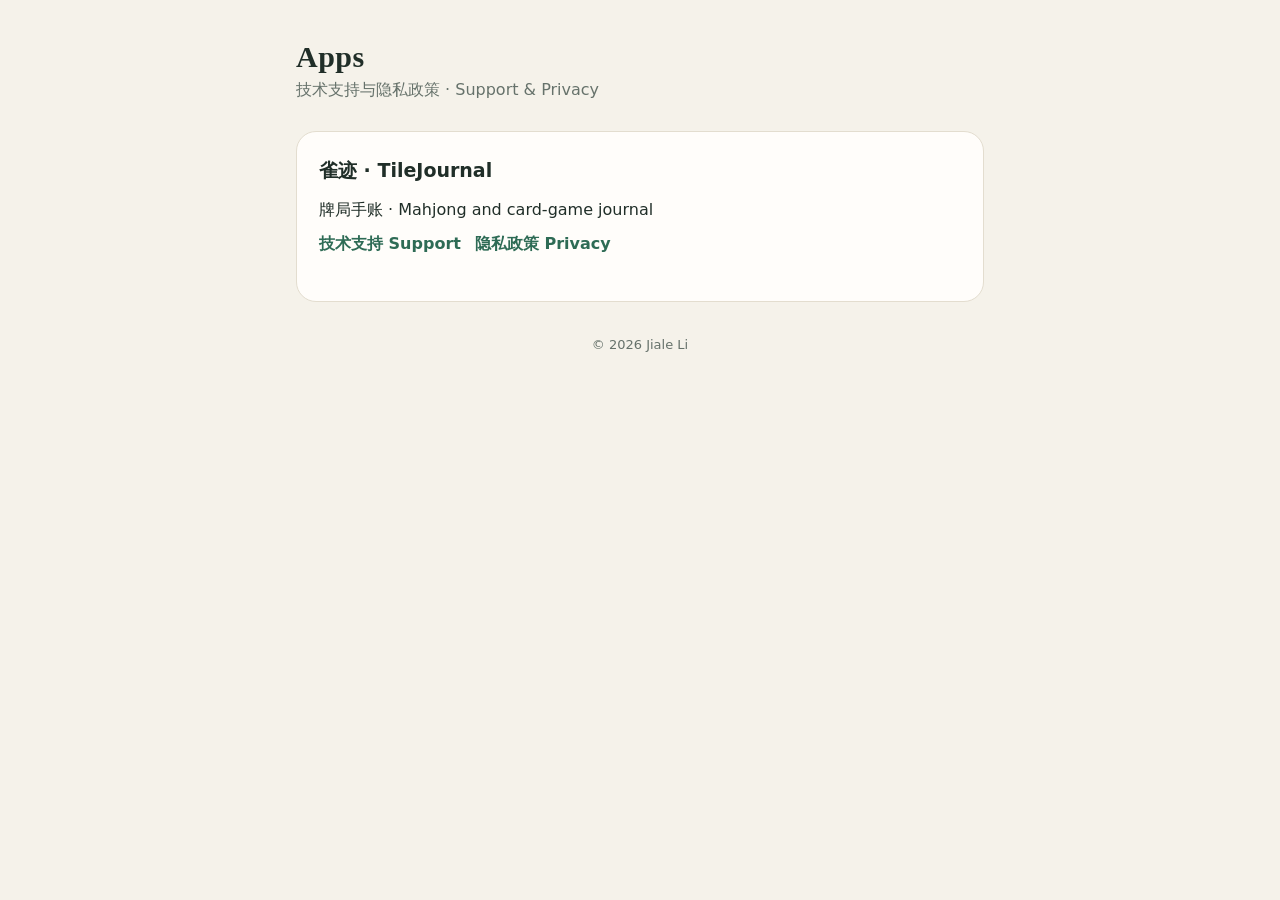
<file: index.html>
<!doctype html>
<html lang="zh-Hans">
<head>
<meta charset="utf-8">
<meta name="viewport" content="width=device-width, initial-scale=1">
<title>Apps · Jiale Li</title>
<link rel="stylesheet" href="tilejournal/style.css">
</head>
<body>
<div class="wrap">
  <header><div><h1>Apps</h1><p class="sub">技术支持与隐私政策 · Support &amp; Privacy</p></div></header>
  <div class="card">
    <h2>雀迹 · TileJournal</h2>
    <p>牌局手账 · Mahjong and card-game journal</p>
    <nav><a href="tilejournal/">技术支持 Support</a><a href="tilejournal/privacy.html">隐私政策 Privacy</a></nav>
  </div>
  <footer>© 2026 Jiale Li</footer>
</div>
</body>
</html>
</file>
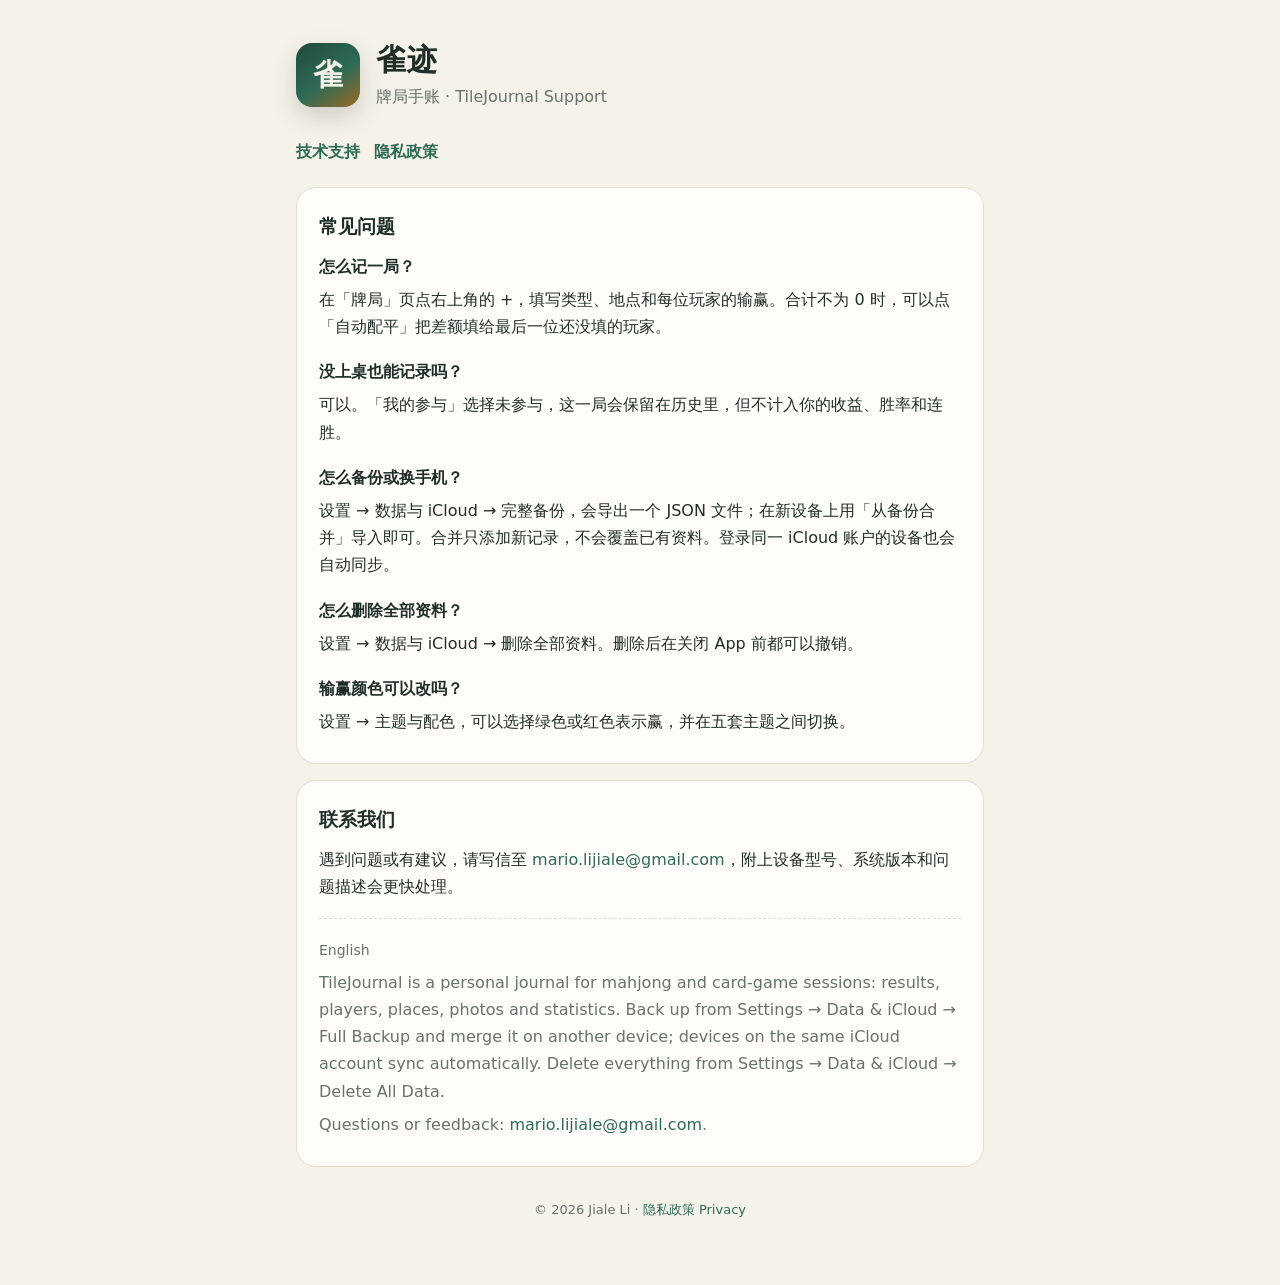
<file: tilejournal/index.html>
<!doctype html>
<html lang="zh-Hans">
<head>
<meta charset="utf-8">
<meta name="viewport" content="width=device-width, initial-scale=1">
<title>雀迹 · 技术支持 / Support</title>
<link rel="stylesheet" href="style.css">
</head>
<body>
<div class="wrap">
  <header>
    <div class="mark">雀</div>
    <div><h1>雀迹</h1><p class="sub">牌局手账 · TileJournal Support</p></div>
  </header>
  <nav><a href="./">技术支持</a><a href="privacy.html">隐私政策</a></nav>

  <div class="card">
    <h2>常见问题</h2>
    <h3>怎么记一局？</h3>
    <p>在「牌局」页点右上角的 +，填写类型、地点和每位玩家的输赢。合计不为 0 时，可以点「自动配平」把差额填给最后一位还没填的玩家。</p>
    <h3>没上桌也能记录吗？</h3>
    <p>可以。「我的参与」选择未参与，这一局会保留在历史里，但不计入你的收益、胜率和连胜。</p>
    <h3>怎么备份或换手机？</h3>
    <p>设置 → 数据与 iCloud → 完整备份，会导出一个 JSON 文件；在新设备上用「从备份合并」导入即可。合并只添加新记录，不会覆盖已有资料。登录同一 iCloud 账户的设备也会自动同步。</p>
    <h3>怎么删除全部资料？</h3>
    <p>设置 → 数据与 iCloud → 删除全部资料。删除后在关闭 App 前都可以撤销。</p>
    <h3>输赢颜色可以改吗？</h3>
    <p>设置 → 主题与配色，可以选择绿色或红色表示赢，并在五套主题之间切换。</p>
  </div>

  <div class="card">
    <h2>联系我们</h2>
    <p>遇到问题或有建议，请写信至 <a href="mailto:mario.lijiale@gmail.com">mario.lijiale@gmail.com</a>，附上设备型号、系统版本和问题描述会更快处理。</p>
    <div class="en">
      <p class="lang">English</p>
      <p>TileJournal is a personal journal for mahjong and card-game sessions: results, players, places, photos and statistics. Back up from Settings → Data &amp; iCloud → Full Backup and merge it on another device; devices on the same iCloud account sync automatically. Delete everything from Settings → Data &amp; iCloud → Delete All Data.</p>
      <p>Questions or feedback: <a href="mailto:mario.lijiale@gmail.com">mario.lijiale@gmail.com</a>.</p>
    </div>
  </div>

  <footer>© 2026 Jiale Li · <a href="privacy.html">隐私政策 Privacy</a></footer>
</div>
</body>
</html>
</file>
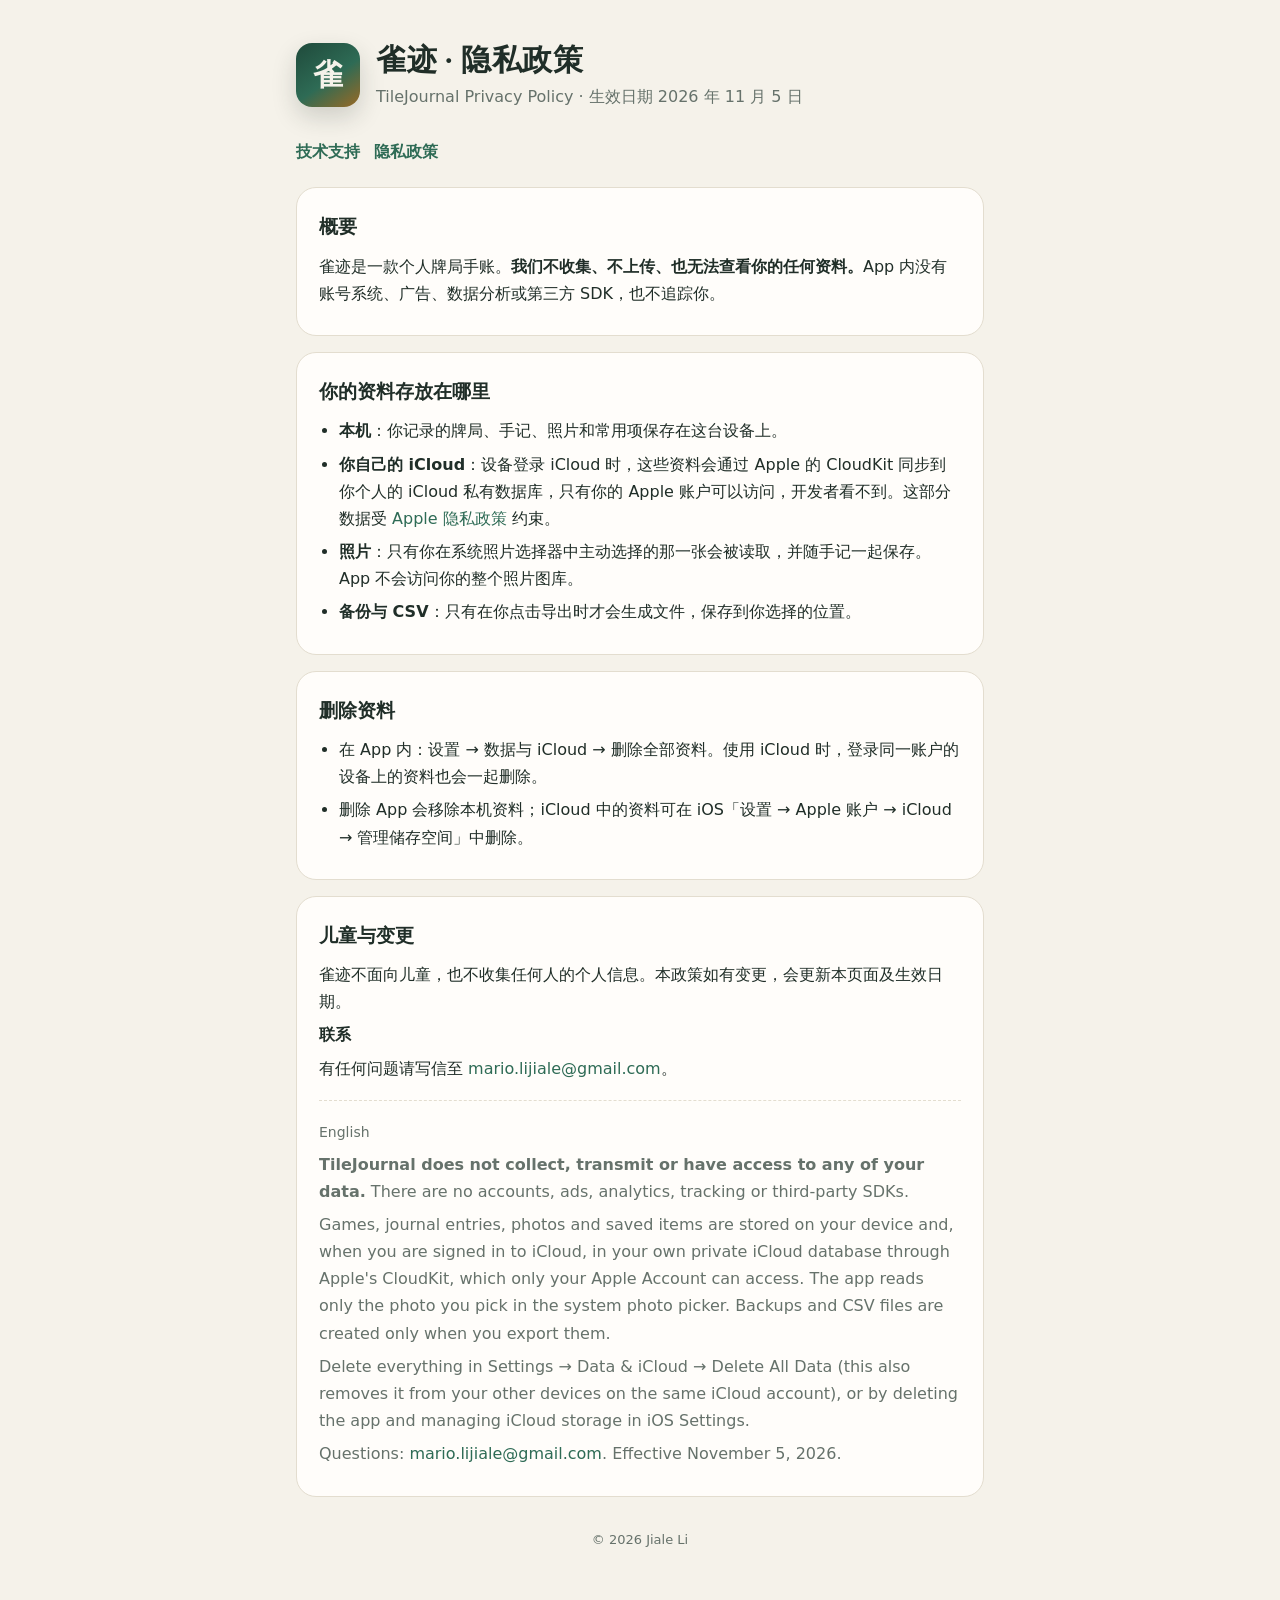
<file: tilejournal/privacy.html>
<!doctype html>
<html lang="zh-Hans">
<head>
<meta charset="utf-8">
<meta name="viewport" content="width=device-width, initial-scale=1">
<title>雀迹 · 隐私政策 / Privacy Policy</title>
<link rel="stylesheet" href="style.css">
</head>
<body>
<div class="wrap">
  <header>
    <div class="mark">雀</div>
    <div><h1>雀迹 · 隐私政策</h1><p class="sub">TileJournal Privacy Policy · 生效日期 2026 年 11 月 5 日</p></div>
  </header>
  <nav><a href="./">技术支持</a><a href="privacy.html">隐私政策</a></nav>

  <div class="card">
    <h2>概要</h2>
    <p>雀迹是一款个人牌局手账。<strong>我们不收集、不上传、也无法查看你的任何资料。</strong>App 内没有账号系统、广告、数据分析或第三方 SDK，也不追踪你。</p>
  </div>

  <div class="card">
    <h2>你的资料存放在哪里</h2>
    <ul>
      <li><strong>本机</strong>：你记录的牌局、手记、照片和常用项保存在这台设备上。</li>
      <li><strong>你自己的 iCloud</strong>：设备登录 iCloud 时，这些资料会通过 Apple 的 CloudKit 同步到你个人的 iCloud 私有数据库，只有你的 Apple 账户可以访问，开发者看不到。这部分数据受 <a href="https://www.apple.com/legal/privacy/">Apple 隐私政策</a> 约束。</li>
      <li><strong>照片</strong>：只有你在系统照片选择器中主动选择的那一张会被读取，并随手记一起保存。App 不会访问你的整个照片图库。</li>
      <li><strong>备份与 CSV</strong>：只有在你点击导出时才会生成文件，保存到你选择的位置。</li>
    </ul>
  </div>

  <div class="card">
    <h2>删除资料</h2>
    <ul>
      <li>在 App 内：设置 → 数据与 iCloud → 删除全部资料。使用 iCloud 时，登录同一账户的设备上的资料也会一起删除。</li>
      <li>删除 App 会移除本机资料；iCloud 中的资料可在 iOS「设置 → Apple 账户 → iCloud → 管理储存空间」中删除。</li>
    </ul>
  </div>

  <div class="card">
    <h2>儿童与变更</h2>
    <p>雀迹不面向儿童，也不收集任何人的个人信息。本政策如有变更，会更新本页面及生效日期。</p>
    <h3>联系</h3>
    <p>有任何问题请写信至 <a href="mailto:mario.lijiale@gmail.com">mario.lijiale@gmail.com</a>。</p>

    <div class="en">
      <p class="lang">English</p>
      <p><strong>TileJournal does not collect, transmit or have access to any of your data.</strong> There are no accounts, ads, analytics, tracking or third-party SDKs.</p>
      <p>Games, journal entries, photos and saved items are stored on your device and, when you are signed in to iCloud, in your own private iCloud database through Apple's CloudKit, which only your Apple Account can access. The app reads only the photo you pick in the system photo picker. Backups and CSV files are created only when you export them.</p>
      <p>Delete everything in Settings → Data &amp; iCloud → Delete All Data (this also removes it from your other devices on the same iCloud account), or by deleting the app and managing iCloud storage in iOS Settings.</p>
      <p>Questions: <a href="mailto:mario.lijiale@gmail.com">mario.lijiale@gmail.com</a>. Effective November 5, 2026.</p>
    </div>
  </div>

  <footer>© 2026 Jiale Li</footer>
</div>
</body>
</html>
</file>
<file: tilejournal/style.css>
:root {
  --canvas: #F5F2EA; --surface: #FFFDFA; --ink: #202E28; --muted: #66726B;
  --line: #E3DDCF; --jade: #2E6B55; --gold: #9A6924;
}
@media (prefers-color-scheme: dark) {
  :root { --canvas: #121815; --surface: #1C2520; --ink: #F0F2E9; --muted: #9AA79F;
          --line: #2F3A33; --jade: #91CBB1; --gold: #E7C987; }
}
* { box-sizing: border-box; }
body {
  margin: 0; background: var(--canvas); color: var(--ink);
  font-family: -apple-system, BlinkMacSystemFont, "PingFang SC", "Hiragino Sans GB", "Segoe UI", system-ui, sans-serif;
  line-height: 1.7; -webkit-font-smoothing: antialiased;
}
.wrap { max-width: 720px; margin: 0 auto; padding: 40px 16px 64px; }
header { display: flex; align-items: center; gap: 16px; margin-bottom: 28px; }
.mark {
  width: 64px; height: 64px; border-radius: 16px; flex: none; display: grid; place-items: center;
  background: linear-gradient(145deg, #1F4A3B, #2E6B55 55%, #9A6924); color: #F5F2EA;
  font: 700 30px "Songti SC", "STSong", serif; box-shadow: 0 10px 24px rgba(32, 46, 40, .18);
}
h1 { font: 700 30px "Songti SC", "STSong", Georgia, serif; margin: 0; letter-spacing: .5px; }
.sub { margin: 2px 0 0; color: var(--muted); }
nav { display: flex; gap: 14px; flex-wrap: wrap; margin: 0 0 22px; font-weight: 600; }
a { color: var(--jade); text-decoration: none; }
a:hover { text-decoration: underline; }
.card { background: var(--surface); border: 1px solid var(--line); border-radius: 20px; padding: 22px 22px; margin: 16px 0; }
h2 { font-size: 19px; margin: 0 0 10px; }
h3 { font-size: 16px; margin: 18px 0 4px; }
h3:first-of-type { margin-top: 4px; }
p, li { margin: 6px 0; }
ul { padding-left: 20px; margin: 6px 0; }
.lang { color: var(--muted); font-size: 14px; }
.en { border-top: 1px dashed var(--line); margin-top: 18px; padding-top: 14px; color: var(--muted); }
footer { text-align: center; color: var(--muted); font-size: 13px; margin-top: 32px; }
</file>
